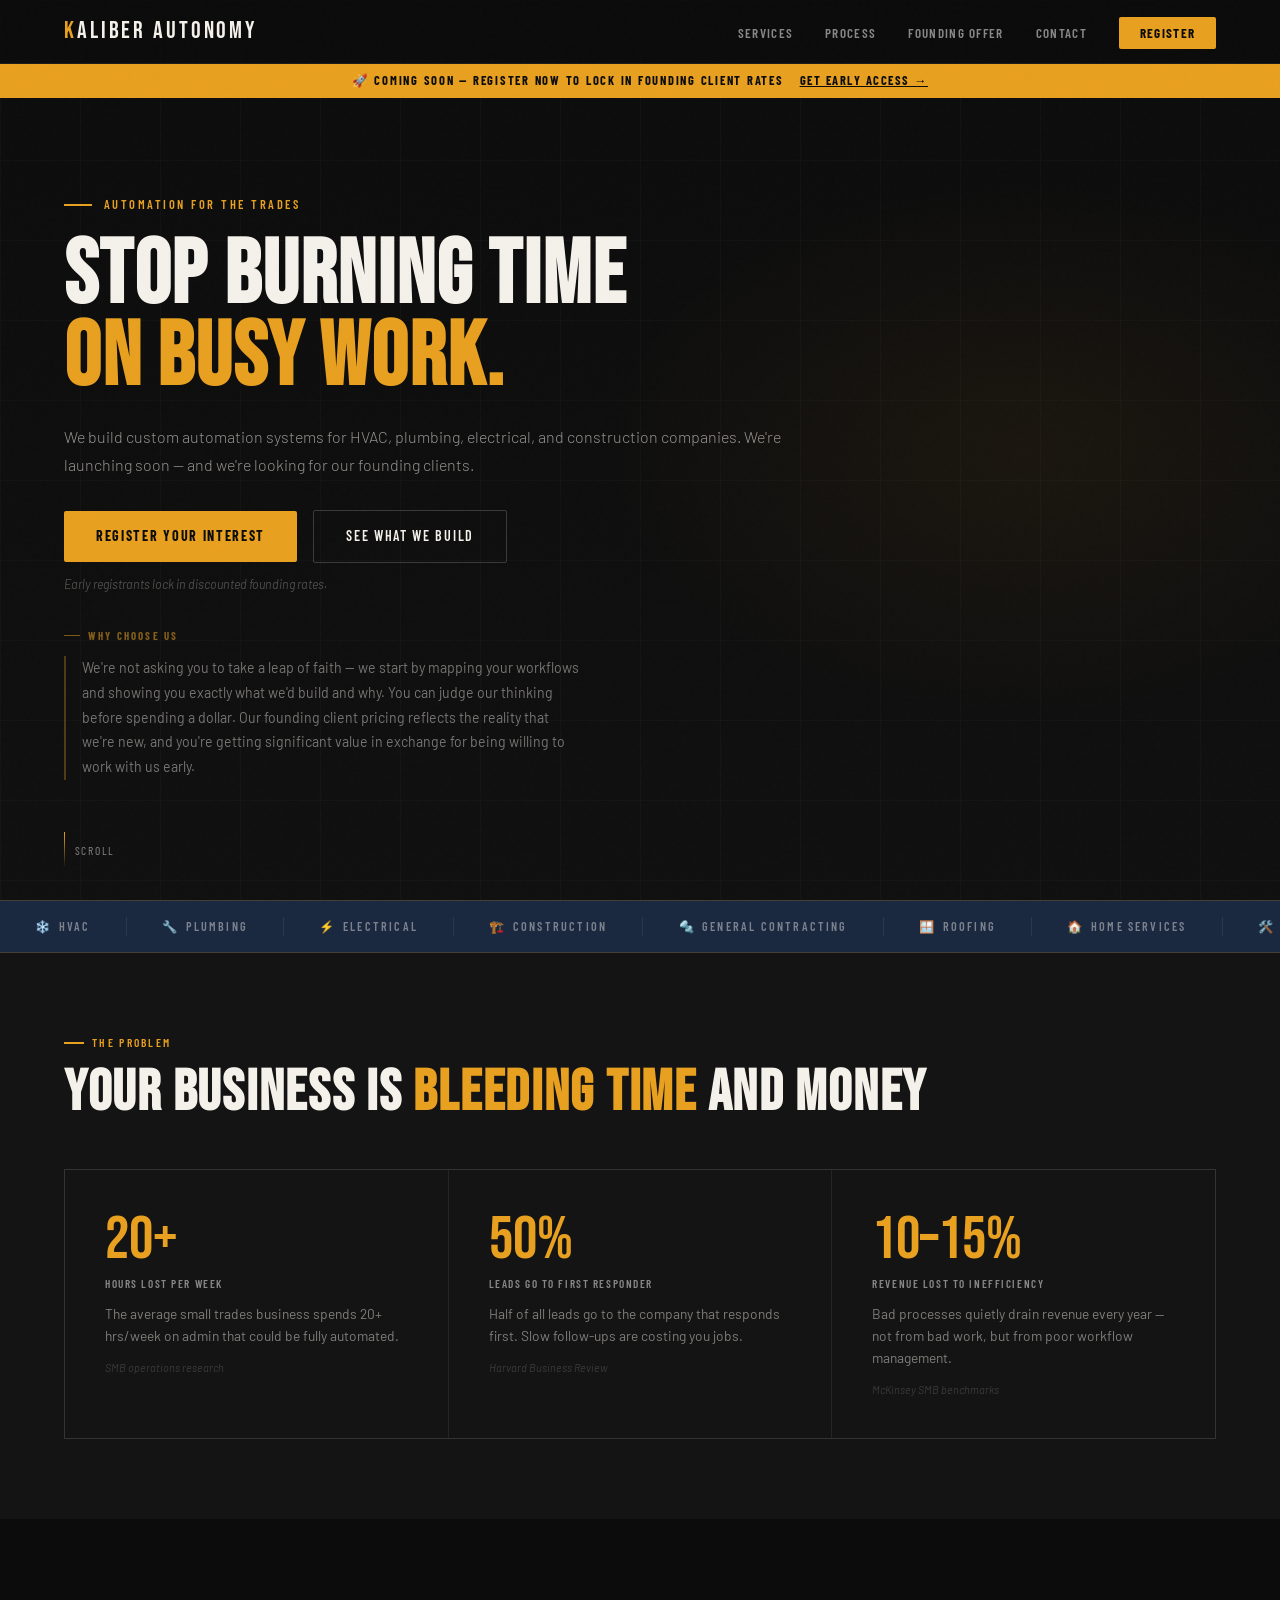
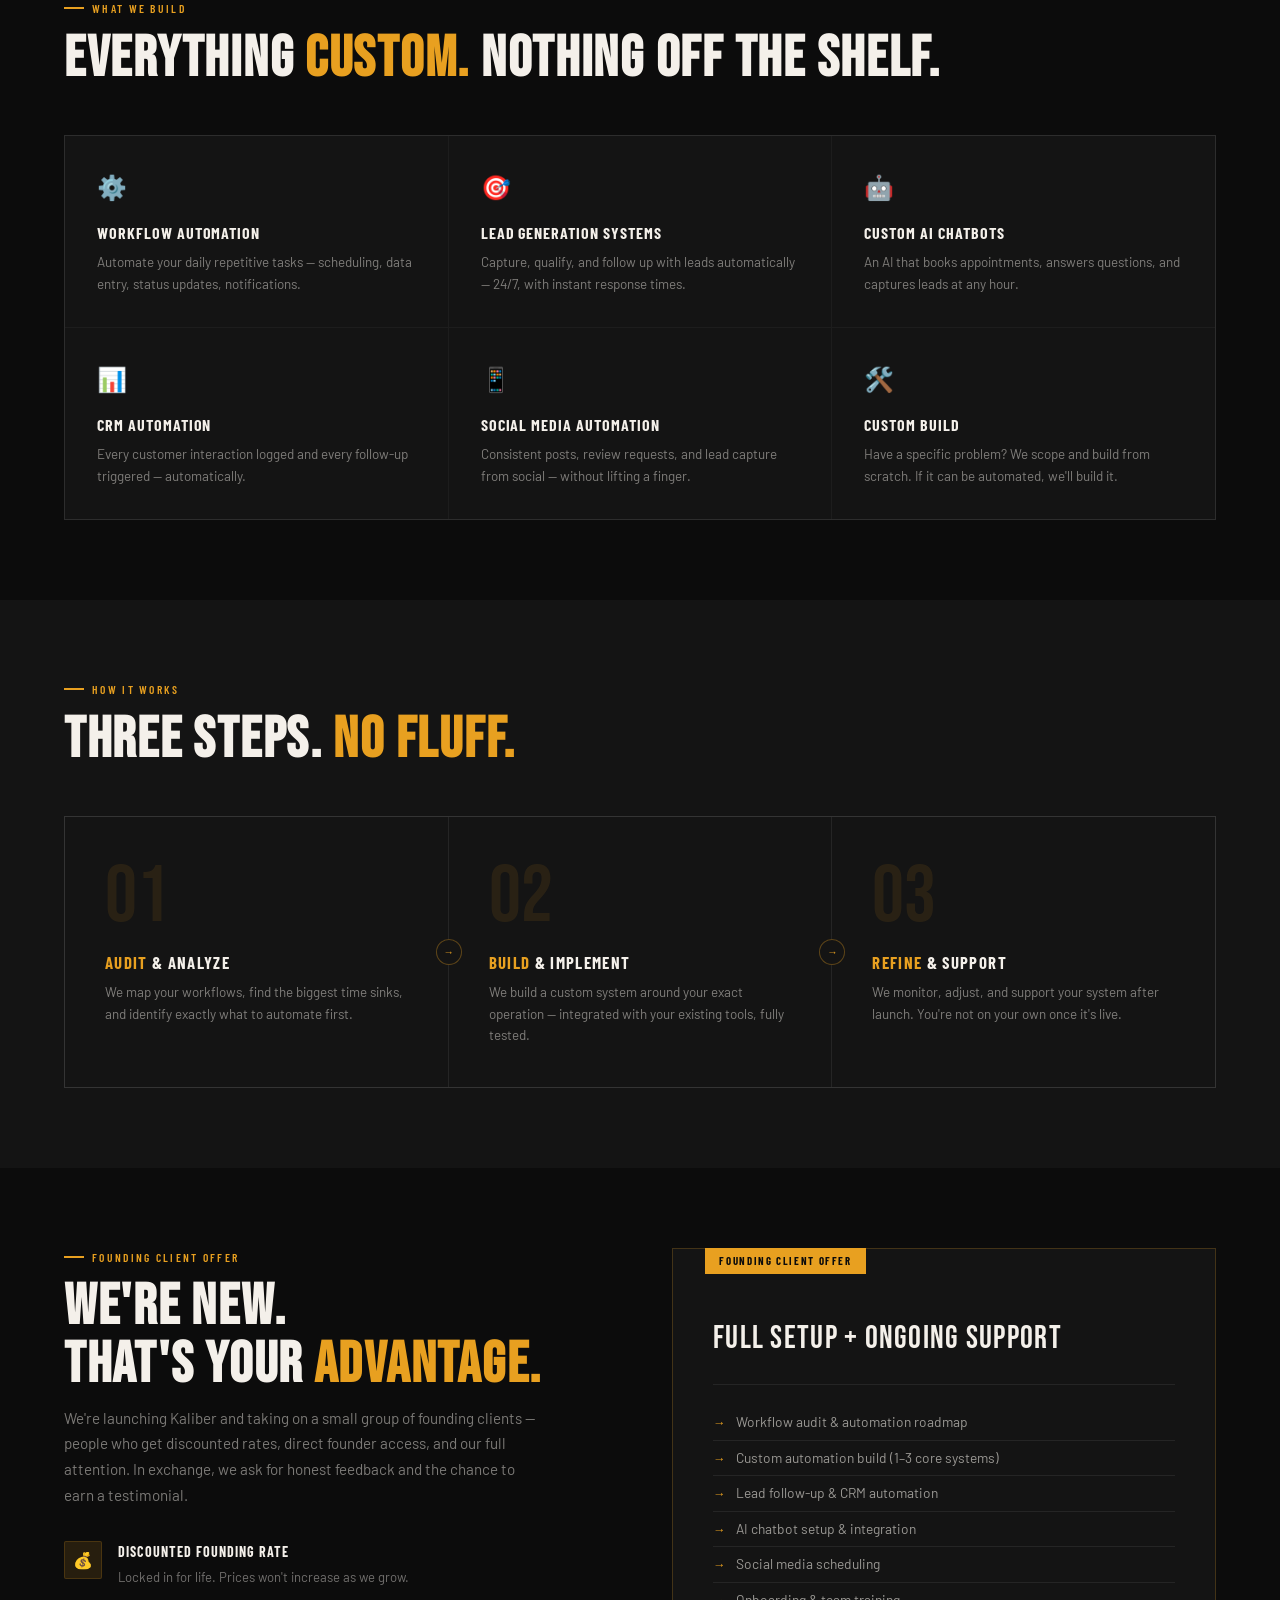
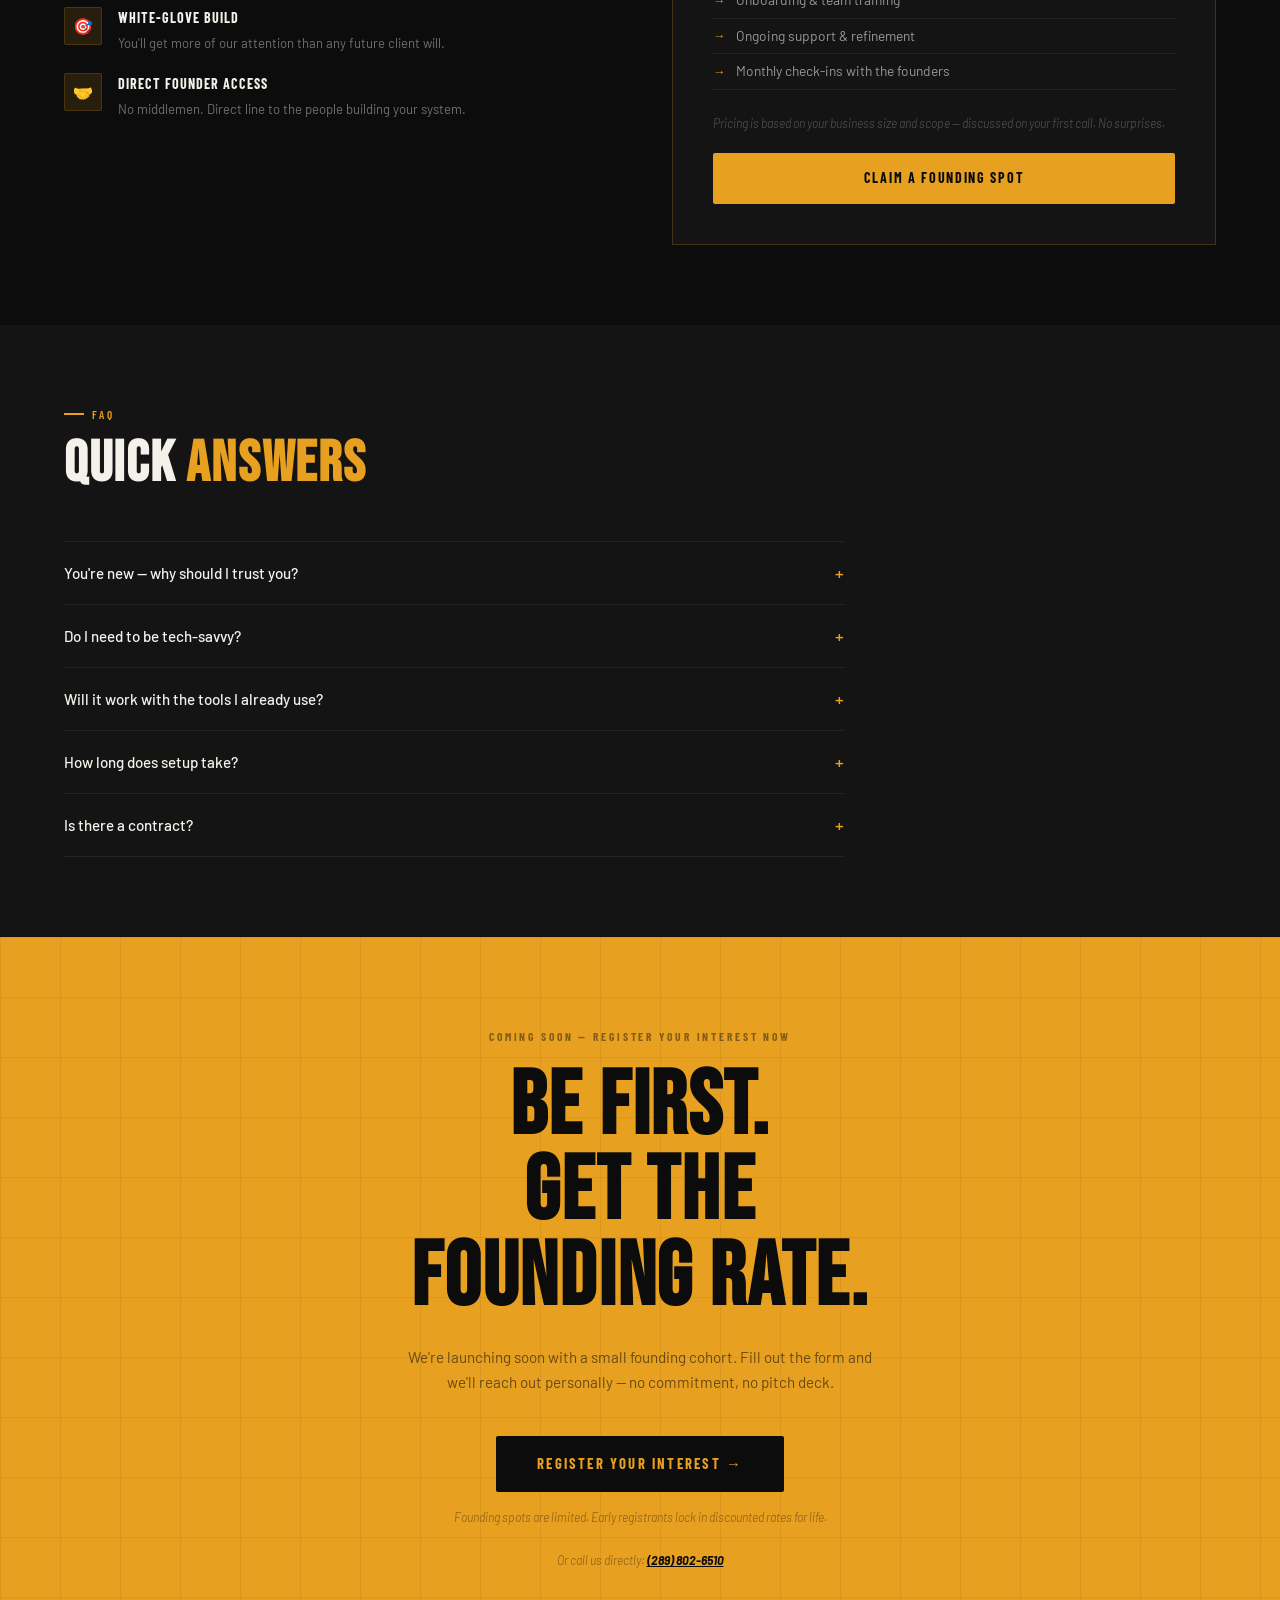
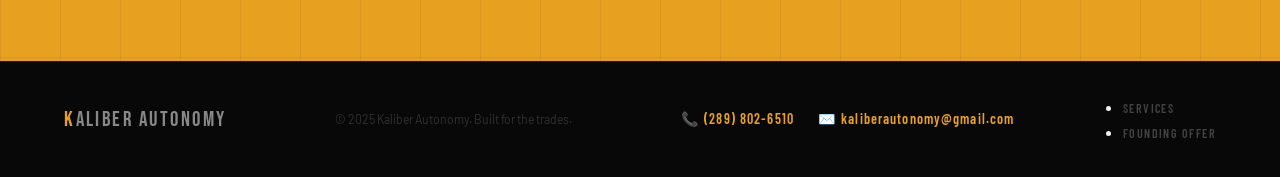
<file: index.html.html>
<!DOCTYPE html>
<html lang="en">
<head>
<meta charset="UTF-8">
<meta name="viewport" content="width=device-width, initial-scale=1.0">
<title>Kaliber Autonomy — Built for the Trades</title>
<link rel="icon" type="image/svg+xml" href="data:image/svg+xml,%3Csvg xmlns='http://www.w3.org/2000/svg' viewBox='0 0 64 64'%3E%3Crect width='64' height='64' fill='%230C0C0C'/%3E%3Ctext x='50%25' y='54%25' dominant-baseline='middle' text-anchor='middle' font-family='Georgia%2C serif' font-weight='700' font-size='48' fill='%23E8A020'%3EK%3C/text%3E%3C/svg%3E">
<link rel="preconnect" href="https://fonts.googleapis.com">
<link href="https://fonts.googleapis.com/css2?family=Bebas+Neue&family=Barlow:wght@300;400;500;600;700&family=Barlow+Condensed:wght@400;600;700&display=swap" rel="stylesheet">
<style>
  :root {
    --gold: #E8A020;
    --gold-light: #F5B84A;
    --gold-dim: rgba(232,160,32,0.12);
    --dark: #0C0C0C;
    --dark-2: #141414;
    --dark-3: #1C1C1C;
    --steel: #1A2840;
    --white: #F4F0EA;
    --muted: #888;
    --border: rgba(255,255,255,0.07);
  }
  *, *::before, *::after { box-sizing: border-box; margin: 0; padding: 0; }
  html { scroll-behavior: smooth; }
  body { background: var(--dark); color: var(--white); font-family: 'Barlow', sans-serif; font-weight: 400; line-height: 1.6; overflow-x: hidden; }
  body::before { content: ''; position: fixed; inset: 0; background-image: url("data:image/svg+xml,%3Csvg viewBox='0 0 256 256' xmlns='http://www.w3.org/2000/svg'%3E%3Cfilter id='noise'%3E%3CfeTurbulence type='fractalNoise' baseFrequency='0.9' numOctaves='4' stitchTiles='stitch'/%3E%3C/filter%3E%3Crect width='100%25' height='100%25' filter='url(%23noise)' opacity='0.04'/%3E%3C/svg%3E"); pointer-events: none; z-index: 9999; opacity: 0.4; }

  /* NAV */
  nav { position: fixed; top: 0; left: 0; right: 0; z-index: 100; display: flex; align-items: center; justify-content: space-between; padding: 0 5%; height: 64px; background: rgba(12,12,12,0.92); backdrop-filter: blur(16px); border-bottom: 1px solid var(--border); transition: box-shadow 0.3s; }
  .nav-logo { font-family: 'Bebas Neue', sans-serif; font-size: 1.5rem; letter-spacing: 0.12em; color: var(--white); text-decoration: none; }
  .nav-logo .k-big { color: var(--gold); }
  .nav-logo .k-rest { color: var(--white); }
  .nav-links { display: flex; gap: 2rem; list-style: none; }
  .nav-links a { font-family: 'Barlow Condensed', sans-serif; font-size: 0.82rem; font-weight: 600; letter-spacing: 0.1em; text-transform: uppercase; color: var(--muted); text-decoration: none; transition: color 0.2s; }
  .nav-links a:hover { color: var(--white); }
  .nav-cta { background: var(--gold) !important; color: #0C0C0C !important; padding: 0.5rem 1.3rem !important; border-radius: 2px; font-weight: 700 !important; }
  .nav-cta:hover { background: var(--gold-light) !important; }

  /* BANNER */
  .top-banner { position: fixed; top: 64px; left: 0; right: 0; z-index: 99; background: var(--gold); padding: 0.45rem 5%; display: flex; align-items: center; justify-content: center; gap: 1rem; }
  .top-banner p { font-family: 'Barlow Condensed', sans-serif; font-size: 0.78rem; font-weight: 700; letter-spacing: 0.14em; text-transform: uppercase; color: var(--dark); }
  .top-banner a { font-family: 'Barlow Condensed', sans-serif; font-size: 0.78rem; font-weight: 700; letter-spacing: 0.12em; text-transform: uppercase; color: var(--dark); text-decoration: underline; white-space: nowrap; }

  /* HERO */
  #hero { min-height: 100vh; display: flex; flex-direction: column; justify-content: center; padding: 155px 5% 80px; position: relative; overflow: hidden; }
  .hero-bg { position: absolute; inset: 0; background: radial-gradient(ellipse 55% 50% at 80% 50%, rgba(232,160,32,0.06) 0%, transparent 60%), linear-gradient(180deg, #0C0C0C 0%, #101010 100%); z-index: 0; }
  .hero-bg::after { content: ''; position: absolute; inset: 0; background-image: linear-gradient(rgba(255,255,255,0.02) 1px, transparent 1px), linear-gradient(90deg, rgba(255,255,255,0.02) 1px, transparent 1px); background-size: 80px 80px; }

  .hero-inner { position: relative; z-index: 1; max-width: 740px; }

  .hero-tag { font-family: 'Barlow Condensed', sans-serif; font-size: 0.78rem; font-weight: 600; letter-spacing: 0.2em; text-transform: uppercase; color: var(--gold); margin-bottom: 1.2rem; display: flex; align-items: center; gap: 0.75rem; opacity: 0; animation: fadeUp 0.6s 0.2s forwards; }
  .hero-tag::before { content: ''; display: inline-block; width: 28px; height: 2px; background: var(--gold); }

  h1.hero-headline { font-family: 'Bebas Neue', sans-serif; font-size: clamp(3rem, 7vw, 8rem); line-height: 0.92; letter-spacing: 0.02em; opacity: 0; animation: fadeUp 0.7s 0.35s forwards; }
  h1.hero-headline em { font-style: normal; color: var(--gold); display: block; }

  .hero-sub { font-size: 1rem; font-weight: 300; color: rgba(244,240,234,0.58); margin-top: 1.5rem; opacity: 0; animation: fadeUp 0.7s 0.5s forwards; line-height: 1.7; }

  .hero-actions { display: flex; gap: 1rem; margin-top: 2rem; opacity: 0; animation: fadeUp 0.7s 0.65s forwards; flex-wrap: wrap; align-items: center; }
  .hero-note { font-size: 0.78rem; color: rgba(244,240,234,0.28); opacity: 0; animation: fadeUp 0.6s 0.8s forwards; margin-top: 0.75rem; font-style: italic; }

  /* WHY US — compact inline strip */
  .hero-right { opacity: 0; animation: fadeUp 0.8s 0.9s forwards; margin-top: 2rem; }
  .why-label { font-family: 'Barlow Condensed', sans-serif; font-size: 0.68rem; font-weight: 700; letter-spacing: 0.2em; text-transform: uppercase; color: rgba(232,160,32,0.55); margin-bottom: 0.75rem; display: flex; align-items: center; gap: 0.5rem; }
  .why-label::before { content: ''; display: inline-block; width: 16px; height: 1px; background: rgba(232,160,32,0.5); }
  .why-blurb { font-size: 0.88rem; color: rgba(244,240,234,0.45); line-height: 1.75; max-width: 520px; border-left: 2px solid rgba(232,160,32,0.3); padding-left: 1rem; }

  .btn-primary { background: var(--gold); color: var(--dark); font-family: 'Barlow Condensed', sans-serif; font-weight: 700; font-size: 0.88rem; letter-spacing: 0.12em; text-transform: uppercase; padding: 0.9rem 2rem; border: none; border-radius: 2px; cursor: pointer; text-decoration: none; display: inline-block; transition: background 0.2s, transform 0.15s, box-shadow 0.2s; }
  .btn-primary:hover { background: var(--gold-light); transform: translateY(-2px); box-shadow: 0 10px 36px rgba(232,160,32,0.28); }
  .btn-ghost { background: transparent; color: var(--white); font-family: 'Barlow Condensed', sans-serif; font-weight: 600; font-size: 0.88rem; letter-spacing: 0.12em; text-transform: uppercase; padding: 0.9rem 2rem; border: 1px solid rgba(255,255,255,0.18); border-radius: 2px; cursor: pointer; text-decoration: none; display: inline-block; transition: border-color 0.2s, color 0.2s; }
  .btn-ghost:hover { border-color: var(--gold); color: var(--gold); }

  .scroll-hint { position: absolute; bottom: 2rem; left: 5%; display: flex; align-items: center; gap: 0.6rem; font-family: 'Barlow Condensed', sans-serif; font-size: 0.72rem; letter-spacing: 0.15em; text-transform: uppercase; color: var(--muted); z-index: 1; opacity: 0; animation: fadeUp 0.6s 1s forwards; }
  .scroll-line { width: 1px; height: 36px; background: linear-gradient(to bottom, var(--gold), transparent); animation: pulse 2s infinite; }
  @keyframes pulse { 0%, 100% { opacity: 0.3; } 50% { opacity: 1; } }

  /* TICKER */
  #ticker { padding: 16px 0; background: var(--steel); overflow: hidden; border-top: 1px solid rgba(232,160,32,0.2); border-bottom: 1px solid rgba(232,160,32,0.2); }
  .ticker-track { display: flex; animation: ticker 22s linear infinite; white-space: nowrap; }
  .ticker-item { font-family: 'Barlow Condensed', sans-serif; font-size: 0.76rem; font-weight: 600; letter-spacing: 0.18em; text-transform: uppercase; color: rgba(244,240,234,0.45); padding: 0 2.2rem; border-right: 1px solid rgba(255,255,255,0.07); flex-shrink: 0; }
  .ticker-item span { color: var(--gold); margin-right: 0.4rem; }
  @keyframes ticker { 0% { transform: translateX(0); } 100% { transform: translateX(-50%); } }

  /* SHARED */
  section { padding: 80px 5%; }
  .tag { font-family: 'Barlow Condensed', sans-serif; font-size: 0.72rem; font-weight: 600; letter-spacing: 0.2em; text-transform: uppercase; color: var(--gold); margin-bottom: 0.75rem; display: flex; align-items: center; gap: 0.5rem; }
  .tag::before { content: ''; display: inline-block; width: 20px; height: 2px; background: var(--gold); }
  h2.title { font-family: 'Bebas Neue', sans-serif; font-size: clamp(2.2rem, 4.5vw, 4rem); line-height: 1; letter-spacing: 0.03em; margin-bottom: 0.75rem; }
  h2.title span { color: var(--gold); }
  .sub { font-size: 0.95rem; color: rgba(244,240,234,0.48); max-width: 480px; line-height: 1.7; }

  /* PAIN STATS */
  #pain { background: var(--dark-2); }
  .pain-grid { display: grid; grid-template-columns: repeat(3, 1fr); gap: 1px; background: var(--border); border: 1px solid var(--border); margin-top: 3rem; }
  .pain-card { background: var(--dark-2); padding: 2.5rem; transition: background 0.3s; }
  .pain-card:hover { background: var(--dark-3); }
  .pain-num { font-family: 'Bebas Neue', sans-serif; font-size: 3.8rem; color: var(--gold); line-height: 1; }
  .pain-label { font-family: 'Barlow Condensed', sans-serif; font-size: 0.7rem; font-weight: 600; letter-spacing: 0.14em; text-transform: uppercase; color: var(--muted); margin: 0.25rem 0 0.6rem; }
  .pain-desc { font-size: 0.86rem; color: rgba(244,240,234,0.48); line-height: 1.6; }
  .pain-source { font-size: 0.68rem; color: rgba(244,240,234,0.18); margin-top: 0.75rem; font-style: italic; }

  /* SERVICES */
  #services { background: var(--dark); }
  .services-grid { display: grid; grid-template-columns: repeat(3, 1fr); gap: 1px; background: var(--border); border: 1px solid var(--border); margin-top: 3rem; }
  .svc-card { background: var(--dark-2); padding: 2rem; transition: background 0.25s; position: relative; overflow: hidden; }
  .svc-card::before { content: ''; position: absolute; left: 0; top: 0; bottom: 0; width: 3px; background: var(--gold); transform: scaleY(0); transform-origin: bottom; transition: transform 0.3s; }
  .svc-card:hover { background: var(--dark-3); }
  .svc-card:hover::before { transform: scaleY(1); }
  .svc-icon { font-size: 1.5rem; margin-bottom: 0.85rem; display: block; }
  .svc-title { font-family: 'Barlow Condensed', sans-serif; font-size: 1rem; font-weight: 700; letter-spacing: 0.06em; text-transform: uppercase; color: var(--white); margin-bottom: 0.4rem; }
  .svc-desc { font-size: 0.84rem; color: rgba(244,240,234,0.48); line-height: 1.6; }

  /* PROCESS */
  #process { background: var(--dark-2); }
  .process-row { display: grid; grid-template-columns: repeat(3, 1fr); gap: 1px; background: var(--border); border: 1px solid var(--border); margin-top: 3rem; }
  .step { background: var(--dark-2); padding: 2.5rem; position: relative; transition: background 0.3s; }
  .step:hover { background: var(--dark-3); }
  .step-n { font-family: 'Bebas Neue', sans-serif; font-size: 5rem; line-height: 1; color: rgba(232,160,32,0.1); margin-bottom: 0.75rem; transition: color 0.3s; user-select: none; }
  .step:hover .step-n { color: rgba(232,160,32,0.2); }
  .step-t { font-family: 'Barlow Condensed', sans-serif; font-size: 1.05rem; font-weight: 700; letter-spacing: 0.08em; text-transform: uppercase; color: var(--white); margin-bottom: 0.4rem; }
  .step-t span { color: var(--gold); }
  .step-d { font-size: 0.84rem; color: rgba(244,240,234,0.48); line-height: 1.6; }
  .step-arr { position: absolute; top: 50%; right: -1px; transform: translate(50%, -50%); width: 26px; height: 26px; background: var(--dark-2); border: 1px solid rgba(232,160,32,0.35); border-radius: 50%; display: flex; align-items: center; justify-content: center; font-size: 0.65rem; color: var(--gold); z-index: 2; }
  .step:last-child .step-arr { display: none; }

  /* FOUNDING */
  #founding { background: var(--dark); }
  .founding-grid { display: grid; grid-template-columns: 1fr 1fr; gap: 4rem; align-items: start; }
  .perks { margin-top: 2rem; display: flex; flex-direction: column; gap: 1.25rem; }
  .perk { display: flex; gap: 1rem; align-items: flex-start; }
  .perk-ico { width: 38px; height: 38px; flex-shrink: 0; background: var(--gold-dim); border: 1px solid rgba(232,160,32,0.18); border-radius: 2px; display: flex; align-items: center; justify-content: center; font-size: 1rem; }
  .perk-t { font-family: 'Barlow Condensed', sans-serif; font-size: 0.88rem; font-weight: 700; letter-spacing: 0.07em; text-transform: uppercase; color: var(--white); margin-bottom: 0.2rem; }
  .perk-d { font-size: 0.82rem; color: rgba(244,240,234,0.44); line-height: 1.55; }
  .offer-card { background: var(--dark-2); border: 1px solid rgba(232,160,32,0.22); padding: 2.5rem; position: relative; }
  .offer-card::before { content: 'Founding Client Offer'; position: absolute; top: -1px; left: 2rem; background: var(--gold); color: var(--dark); font-family: 'Barlow Condensed', sans-serif; font-size: 0.68rem; font-weight: 700; letter-spacing: 0.15em; text-transform: uppercase; padding: 0.28rem 0.9rem; }
  .offer-name { font-family: 'Bebas Neue', sans-serif; font-size: 2rem; color: var(--white); margin: 1.5rem 0 0.5rem; letter-spacing: 0.04em; }
  .offer-divider { height: 1px; background: var(--border); margin: 1.25rem 0; }
  .offer-list { list-style: none; margin-bottom: 1.5rem; }
  .offer-list li { font-size: 0.86rem; color: rgba(244,240,234,0.6); padding: 0.5rem 0; border-bottom: 1px solid var(--border); display: flex; gap: 0.65rem; line-height: 1.35; }
  .offer-list li::before { content: '→'; color: var(--gold); flex-shrink: 0; font-size: 0.78rem; margin-top: 0.05rem; }
  .offer-note { font-size: 0.76rem; color: rgba(244,240,234,0.24); font-style: italic; margin-bottom: 1.25rem; line-height: 1.55; }

  /* FAQ */
  #faq { background: var(--dark-2); }
  .faq-wrap { margin-top: 3rem; border-top: 1px solid var(--border); max-width: 780px; }
  .faq-item { border-bottom: 1px solid var(--border); }
  .faq-q { width: 100%; background: none; border: none; color: var(--white); font-family: 'Barlow', sans-serif; font-size: 0.95rem; font-weight: 500; text-align: left; padding: 1.25rem 0; cursor: pointer; display: flex; justify-content: space-between; align-items: center; gap: 1rem; transition: color 0.2s; }
  .faq-q:hover { color: var(--gold); }
  .faq-ico { font-size: 1.1rem; color: var(--gold); flex-shrink: 0; transition: transform 0.3s; font-style: normal; }
  .faq-a { font-size: 0.88rem; color: rgba(244,240,234,0.48); line-height: 1.7; max-height: 0; overflow: hidden; transition: max-height 0.4s ease, padding 0.3s; }
  .faq-item.open .faq-a { max-height: 200px; padding-bottom: 1.25rem; }
  .faq-item.open .faq-ico { transform: rotate(45deg); }

  /* FINAL CTA */
  #cta { background: var(--gold); padding: 90px 5%; text-align: center; position: relative; overflow: hidden; }
  #cta::before { content: ''; position: absolute; inset: 0; background-image: linear-gradient(rgba(0,0,0,0.05) 1px, transparent 1px), linear-gradient(90deg, rgba(0,0,0,0.05) 1px, transparent 1px); background-size: 60px 60px; }
  .cta-label { font-family: 'Barlow Condensed', sans-serif; font-size: 0.72rem; font-weight: 700; letter-spacing: 0.25em; text-transform: uppercase; color: rgba(12,12,12,0.45); margin-bottom: 1.25rem; position: relative; z-index: 1; }
  h2.cta-h { font-family: 'Bebas Neue', sans-serif; font-size: clamp(2.8rem, 7vw, 6.5rem); color: var(--dark); line-height: 0.95; letter-spacing: 0.02em; position: relative; z-index: 1; margin-bottom: 1.5rem; }
  .cta-sub { font-size: 0.95rem; color: rgba(12,12,12,0.58); max-width: 480px; margin: 0 auto 2.5rem; line-height: 1.7; position: relative; z-index: 1; }
  .cta-btn { display: inline-block; background: var(--dark); color: var(--gold); font-family: 'Barlow Condensed', sans-serif; font-size: 0.92rem; font-weight: 700; letter-spacing: 0.15em; text-transform: uppercase; padding: 1rem 2.6rem; text-decoration: none; border-radius: 2px; transition: background 0.2s, transform 0.15s; position: relative; z-index: 1; }
  .cta-btn:hover { background: #1a1a1a; transform: translateY(-2px); }
  .cta-footnote { font-size: 0.76rem; color: rgba(12,12,12,0.36); margin-top: 1rem; position: relative; z-index: 1; font-style: italic; }

  /* FOOTER */
  footer { background: #080808; padding: 2rem 5%; border-top: 1px solid var(--border); display: flex; align-items: center; justify-content: space-between; flex-wrap: wrap; gap: 1rem; }
  .f-logo { font-family: 'Bebas Neue', sans-serif; font-size: 1.3rem; letter-spacing: 0.12em; color: var(--muted); text-decoration: none; }
  .f-logo .k-big { color: var(--gold); }
  .f-logo .k-rest { color: var(--muted); }
  .f-copy { font-size: 0.76rem; color: rgba(244,240,234,0.18); }
  .f-contact { display: flex; align-items: center; }
  .f-phone { font-family: 'Barlow Condensed', sans-serif; font-size: 0.88rem; font-weight: 600; letter-spacing: 0.08em; color: var(--gold); text-decoration: none; transition: color 0.2s; }
  .f-phone:hover { color: var(--gold-light); }
  .f-links a { font-family: 'Barlow Condensed', sans-serif; font-size: 0.75rem; font-weight: 600; letter-spacing: 0.12em; text-transform: uppercase; color: rgba(244,240,234,0.25); text-decoration: none; transition: color 0.2s; }
  .f-links a:hover { color: var(--gold); }

  /* ANIMATIONS */
  @keyframes fadeUp { from { opacity: 0; transform: translateY(20px); } to { opacity: 1; transform: translateY(0); } }
  .reveal { opacity: 0; transform: translateY(22px); transition: opacity 0.65s ease, transform 0.65s ease; }
  .reveal.in { opacity: 1; transform: none; }

  /* RESPONSIVE */
  @media (max-width: 900px) {
    .pain-grid { grid-template-columns: 1fr 1fr; }
    .services-grid { grid-template-columns: 1fr 1fr; }
    .founding-grid { grid-template-columns: 1fr; gap: 3rem; }
    .why-grid { flex-wrap: wrap; }
    .why-card { flex: 1 1 45%; }
  }
  @media (max-width: 700px) {
    .nav-links { display: none; }
    .process-row { grid-template-columns: 1fr; }
    .step-arr { display: none !important; }
    .pain-grid { grid-template-columns: 1fr; }
    .services-grid { grid-template-columns: 1fr; }
  }
  @media (max-width: 480px) {
    .top-banner { flex-direction: column; gap: 0.2rem; text-align: center; }
  }
</style>
</head>
<body>

<!-- NAV -->
<nav>
  <a href="#" class="nav-logo"><span class="k-big">K</span><span class="k-rest">aliber Autonomy</span></a>
  <ul class="nav-links">
    <li><a href="#services">Services</a></li>
    <li><a href="#process">Process</a></li>
    <li><a href="#founding">Founding Offer</a></li>
    <li><a href="#contact">Contact</a></li>
    <li><a href="https://docs.google.com/forms/d/e/1FAIpQLSdVHVOLAKsEzdLh5QrPwCC4w-0o2Q5RCoFRVSRjNqaLxFfyzw/viewform?usp=publish-editor" target="_blank" class="nav-cta">Register</a></li>
  </ul>
</nav>

<!-- BANNER -->
<div class="top-banner">
  <p>🚀 Coming Soon — Register now to lock in founding client rates</p>
  <a href="#cta">Get Early Access →</a>
</div>

<!-- HERO -->
<section id="hero">
  <div class="hero-bg"></div>
  <div class="hero-inner">
    <div class="hero-left">
      <div class="hero-tag">Automation for the Trades</div>
      <h1 class="hero-headline">
        Stop Burning Time<br>
        <em>on Busy Work.</em>
      </h1>
      <p class="hero-sub">We build custom automation systems for HVAC, plumbing, electrical, and construction companies. We're launching soon — and we're looking for our founding clients.</p>
      <div class="hero-actions">
        <a href="#cta" class="btn-primary">Register Your Interest</a>
        <a href="#services" class="btn-ghost">See What We Build</a>
      </div>
      <p class="hero-note">Early registrants lock in discounted founding rates.</p>
    </div>
    <div class="hero-right">
      <div class="why-label">Why Choose Us</div>
      <p class="why-blurb">We're not asking you to take a leap of faith — we start by mapping your workflows and showing you exactly what we'd build and why. You can judge our thinking before spending a dollar. Our founding client pricing reflects the reality that we're new, and you're getting significant value in exchange for being willing to work with us early.</p>
    </div>
  </div>
  <div class="scroll-hint"><div class="scroll-line"></div> Scroll</div>
</section>

<!-- TICKER -->
<div id="ticker">
  <div class="ticker-track">
    <div class="ticker-item"><span>❄️</span>HVAC</div>
    <div class="ticker-item"><span>🔧</span>Plumbing</div>
    <div class="ticker-item"><span>⚡</span>Electrical</div>
    <div class="ticker-item"><span>🏗️</span>Construction</div>
    <div class="ticker-item"><span>🔩</span>General Contracting</div>
    <div class="ticker-item"><span>🪟</span>Roofing</div>
    <div class="ticker-item"><span>🏠</span>Home Services</div>
    <div class="ticker-item"><span>🛠️</span>Renovation</div>
    <div class="ticker-item"><span>❄️</span>HVAC</div>
    <div class="ticker-item"><span>🔧</span>Plumbing</div>
    <div class="ticker-item"><span>⚡</span>Electrical</div>
    <div class="ticker-item"><span>🏗️</span>Construction</div>
    <div class="ticker-item"><span>🔩</span>General Contracting</div>
    <div class="ticker-item"><span>🪟</span>Roofing</div>
    <div class="ticker-item"><span>🏠</span>Home Services</div>
    <div class="ticker-item"><span>🛠️</span>Renovation</div>
  </div>
</div>

<!-- PAIN -->
<section id="pain">
  <div class="reveal">
    <div class="tag">The Problem</div>
    <h2 class="title">Your business is <span>bleeding time</span> and money</h2>
  </div>
  <div class="pain-grid reveal">
    <div class="pain-card">
      <div class="pain-num">20+</div>
      <div class="pain-label">Hours lost per week</div>
      <div class="pain-desc">The average small trades business spends 20+ hrs/week on admin that could be fully automated.</div>
      <div class="pain-source">SMB operations research</div>
    </div>
    <div class="pain-card">
      <div class="pain-num">50%</div>
      <div class="pain-label">Leads go to first responder</div>
      <div class="pain-desc">Half of all leads go to the company that responds first. Slow follow-ups are costing you jobs.</div>
      <div class="pain-source">Harvard Business Review</div>
    </div>
    <div class="pain-card">
      <div class="pain-num">10–15%</div>
      <div class="pain-label">Revenue lost to inefficiency</div>
      <div class="pain-desc">Bad processes quietly drain revenue every year — not from bad work, but from poor workflow management.</div>
      <div class="pain-source">McKinsey SMB benchmarks</div>
    </div>
  </div>
</section>

<!-- SERVICES -->
<section id="services">
  <div class="reveal">
    <div class="tag">What We Build</div>
    <h2 class="title">Everything <span>custom.</span> Nothing off the shelf.</h2>
  </div>
  <div class="services-grid reveal">
    <div class="svc-card">
      <span class="svc-icon">⚙️</span>
      <div class="svc-title">Workflow Automation</div>
      <div class="svc-desc">Automate your daily repetitive tasks — scheduling, data entry, status updates, notifications.</div>
    </div>
    <div class="svc-card">
      <span class="svc-icon">🎯</span>
      <div class="svc-title">Lead Generation Systems</div>
      <div class="svc-desc">Capture, qualify, and follow up with leads automatically — 24/7, with instant response times.</div>
    </div>
    <div class="svc-card">
      <span class="svc-icon">🤖</span>
      <div class="svc-title">Custom AI Chatbots</div>
      <div class="svc-desc">An AI that books appointments, answers questions, and captures leads at any hour.</div>
    </div>
    <div class="svc-card">
      <span class="svc-icon">📊</span>
      <div class="svc-title">CRM Automation</div>
      <div class="svc-desc">Every customer interaction logged and every follow-up triggered — automatically.</div>
    </div>
    <div class="svc-card">
      <span class="svc-icon">📱</span>
      <div class="svc-title">Social Media Automation</div>
      <div class="svc-desc">Consistent posts, review requests, and lead capture from social — without lifting a finger.</div>
    </div>
    <div class="svc-card">
      <span class="svc-icon">🛠️</span>
      <div class="svc-title">Custom Build</div>
      <div class="svc-desc">Have a specific problem? We scope and build from scratch. If it can be automated, we'll build it.</div>
    </div>
  </div>
</section>

<!-- PROCESS -->
<section id="process">
  <div class="reveal">
    <div class="tag">How It Works</div>
    <h2 class="title">Three steps. <span>No fluff.</span></h2>
  </div>
  <div class="process-row reveal">
    <div class="step">
      <div class="step-n">01</div>
      <div class="step-t"><span>Audit</span> & Analyze</div>
      <div class="step-d">We map your workflows, find the biggest time sinks, and identify exactly what to automate first.</div>
      <div class="step-arr">→</div>
    </div>
    <div class="step">
      <div class="step-n">02</div>
      <div class="step-t"><span>Build</span> & Implement</div>
      <div class="step-d">We build a custom system around your exact operation — integrated with your existing tools, fully tested.</div>
      <div class="step-arr">→</div>
    </div>
    <div class="step">
      <div class="step-n">03</div>
      <div class="step-t"><span>Refine</span> & Support</div>
      <div class="step-d">We monitor, adjust, and support your system after launch. You're not on your own once it's live.</div>
    </div>
  </div>
</section>

<!-- FOUNDING -->
<section id="founding">
  <div class="founding-grid">
    <div class="reveal">
      <div class="tag">Founding Client Offer</div>
      <h2 class="title">We're new.<br>That's your <span>advantage.</span></h2>
      <p class="sub" style="margin-bottom:0;">We're launching Kaliber and taking on a small group of founding clients — people who get discounted rates, direct founder access, and our full attention. In exchange, we ask for honest feedback and the chance to earn a testimonial.</p>
      <div class="perks">
        <div class="perk">
          <div class="perk-ico">💰</div>
          <div><div class="perk-t">Discounted Founding Rate</div><div class="perk-d">Locked in for life. Prices won't increase as we grow.</div></div>
        </div>
        <div class="perk">
          <div class="perk-ico">🎯</div>
          <div><div class="perk-t">White-Glove Build</div><div class="perk-d">You'll get more of our attention than any future client will.</div></div>
        </div>
        <div class="perk">
          <div class="perk-ico">🤝</div>
          <div><div class="perk-t">Direct Founder Access</div><div class="perk-d">No middlemen. Direct line to the people building your system.</div></div>
        </div>
      </div>
    </div>
    <div class="offer-card reveal">
      <div class="offer-name">Full Setup + Ongoing Support</div>
      <div class="offer-divider"></div>
      <ul class="offer-list">
        <li>Workflow audit & automation roadmap</li>
        <li>Custom automation build (1–3 core systems)</li>
        <li>Lead follow-up & CRM automation</li>
        <li>AI chatbot setup & integration</li>
        <li>Social media scheduling</li>
        <li>Onboarding & team training</li>
        <li>Ongoing support & refinement</li>
        <li>Monthly check-ins with the founders</li>
      </ul>
      <p class="offer-note">Pricing is based on your business size and scope — discussed on your first call. No surprises.</p>
      <a href="https://docs.google.com/forms/d/e/1FAIpQLSdVHVOLAKsEzdLh5QrPwCC4w-0o2Q5RCoFRVSRjNqaLxFfyzw/viewform?usp=publish-editor" target="_blank" class="btn-primary" style="width:100%; text-align:center; display:block;">Claim a Founding Spot</a>
    </div>
  </div>
</section>

<!-- FAQ -->
<section id="faq">
  <div class="reveal">
    <div class="tag">FAQ</div>
    <h2 class="title">Quick <span>Answers</span></h2>
  </div>
  <div class="faq-wrap reveal">
    <div class="faq-item">
      <button class="faq-q">You're new — why should I trust you? <i class="faq-ico">+</i></button>
      <div class="faq-a">We don't ask you to take a leap of faith. We start by mapping your workflows and showing you exactly what we'd build — before you spend anything. Our founding rate reflects that we're early, and you're getting real value in exchange for working with us first.</div>
    </div>
    <div class="faq-item">
      <button class="faq-q">Do I need to be tech-savvy? <i class="faq-ico">+</i></button>
      <div class="faq-a">Not at all. We handle everything. Once it's live, most of it just runs. We train you on anything that needs your input — it's built to save time, not add tasks.</div>
    </div>
    <div class="faq-item">
      <button class="faq-q">Will it work with the tools I already use? <i class="faq-ico">+</i></button>
      <div class="faq-a">Almost certainly. We build around your existing stack. If something can't be connected, we'll tell you upfront — no surprises mid-build.</div>
    </div>
    <div class="faq-item">
      <button class="faq-q">How long does setup take? <i class="faq-ico">+</i></button>
      <div class="faq-a">A focused 1–2 workflow build goes live in 1–2 weeks. Larger scopes take 3–4 weeks. You'll get a clear timeline before any work starts.</div>
    </div>
    <div class="faq-item">
      <button class="faq-q">Is there a contract? <i class="faq-ico">+</i></button>
      <div class="faq-a">We'll be transparent about terms on your first call. We're not in the business of locking in unhappy clients — our goal is to build something you'd never want to cancel.</div>
    </div>
  </div>
</section>

<!-- CTA -->
<section id="cta">
  <div class="cta-label">Coming Soon — Register Your Interest Now</div>
  <h2 class="cta-h">Be First.<br>Get the<br>Founding Rate.</h2>
  <p class="cta-sub">We're launching soon with a small founding cohort. Fill out the form and we'll reach out personally — no commitment, no pitch deck.</p>
  <a href="https://docs.google.com/forms/d/e/1FAIpQLSdVHVOLAKsEzdLh5QrPwCC4w-0o2Q5RCoFRVSRjNqaLxFfyzw/viewform?usp=publish-editor" target="_blank" class="cta-btn">Register Your Interest →</a>
  <p class="cta-footnote">Founding spots are limited. Early registrants lock in discounted rates for life.</p>
  <p class="cta-footnote" style="margin-top:1.5rem;">Or call us directly: <a href="tel:2898026510" title="Call (289) 802-6510" style="color:var(--dark); font-weight:700; text-decoration:underline;">(289) 802-6510</a></p>
</section>

<!-- FOOTER -->
<footer id="contact">
  <a href="#" class="f-logo"><span class="k-big">K</span><span class="k-rest">aliber Autonomy</span></a>
  <span class="f-copy">© 2025 Kaliber Autonomy. Built for the trades.</span>
  <div class="f-contact">
    <a href="tel:2898026510" class="f-phone" title="Call (289) 802-6510">📞 (289) 802-6510</a>
    <a href="mailto:kaliberautonomy@gmail.com" class="f-phone" style="margin-left:1.5rem;">✉️ kaliberautonomy@gmail.com</a>
  </div>
  <ul class="f-links">
    <li><a href="#services">Services</a></li>
    <li><a href="#founding">Founding Offer</a></li>
  </ul>
</footer>

<script>
  const els = document.querySelectorAll('.reveal');
  const obs = new IntersectionObserver(entries => {
    entries.forEach(e => { if (e.isIntersecting) { e.target.classList.add('in'); obs.unobserve(e.target); } });
  }, { threshold: 0.08, rootMargin: '0px 0px -40px 0px' });
  els.forEach(el => obs.observe(el));

  document.querySelectorAll('.faq-q').forEach(btn => {
    btn.addEventListener('click', () => {
      const item = btn.parentElement;
      const open = item.classList.contains('open');
      document.querySelectorAll('.faq-item').forEach(i => i.classList.remove('open'));
      if (!open) item.classList.add('open');
    });
  });

  window.addEventListener('scroll', () => {
    document.querySelector('nav').style.boxShadow = window.scrollY > 40 ? '0 4px 40px rgba(0,0,0,0.6)' : 'none';
  });
</script>
</body>
</html>
</file>
